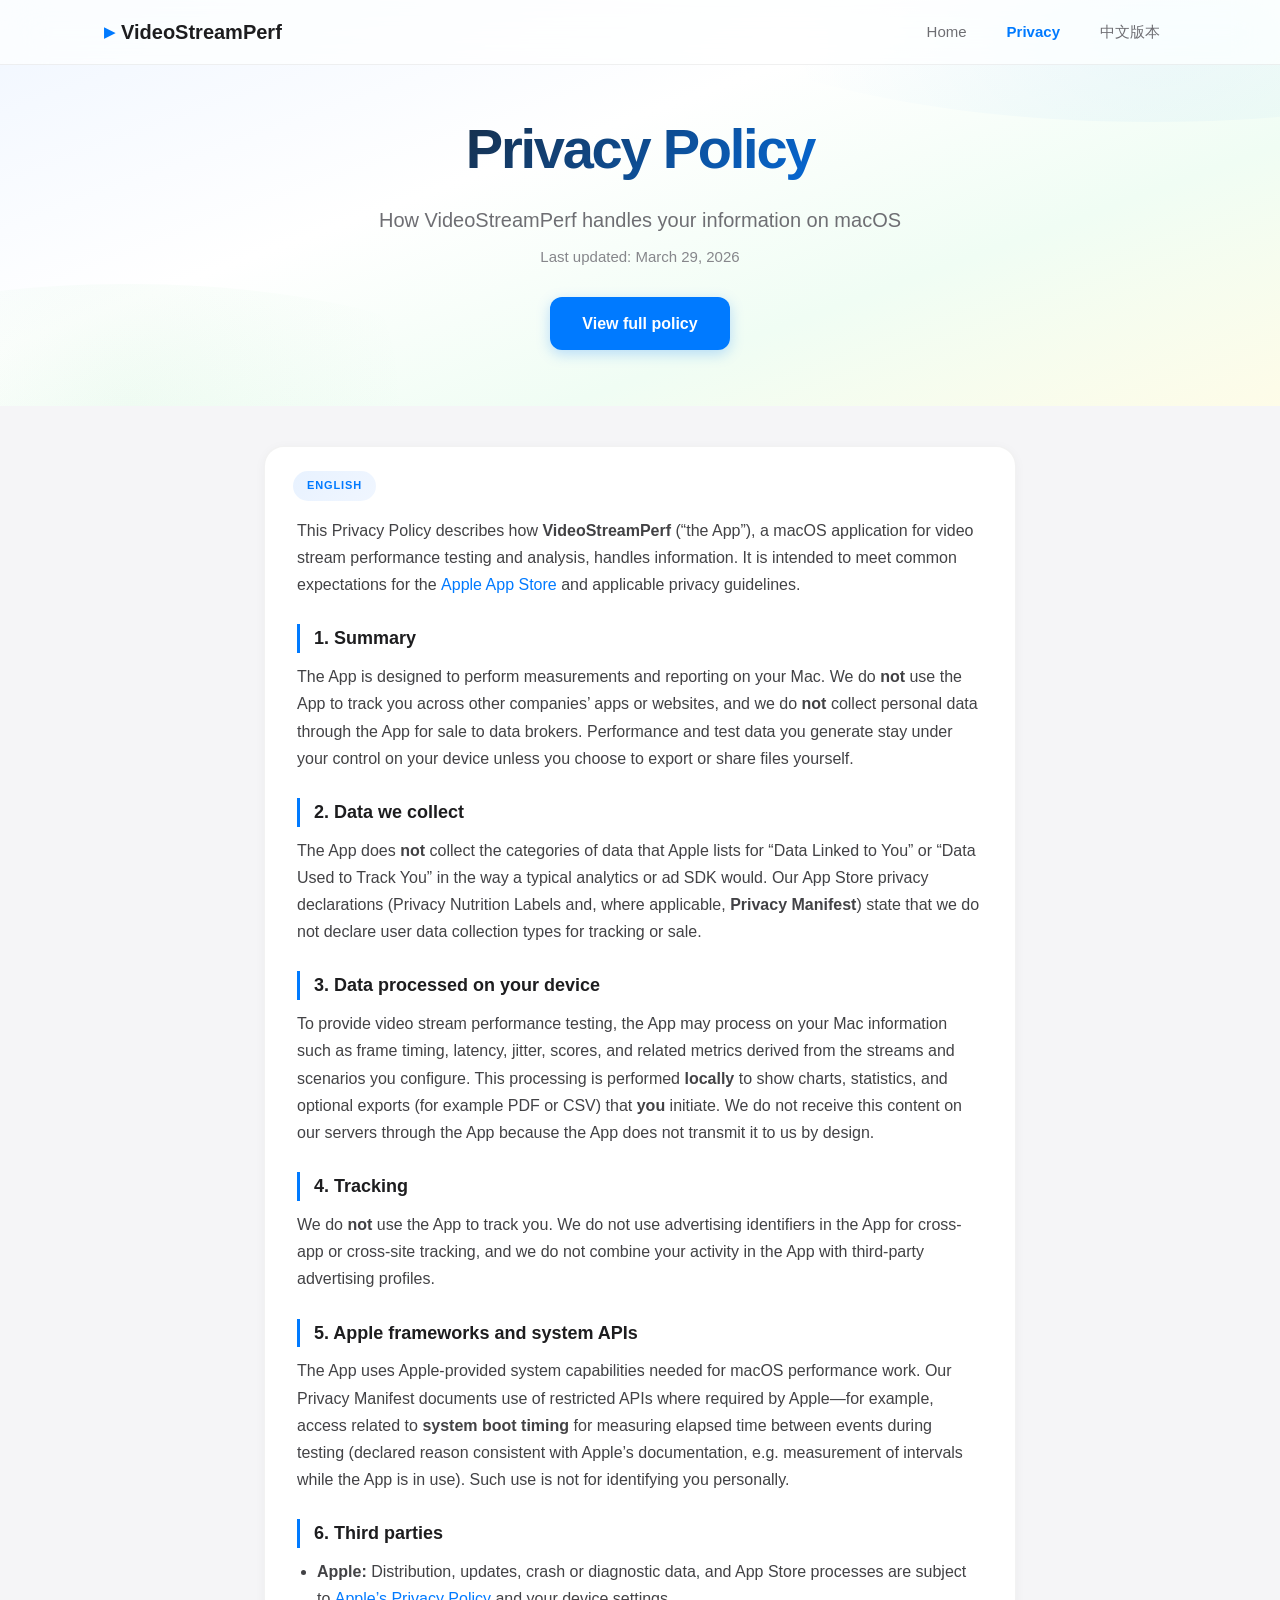
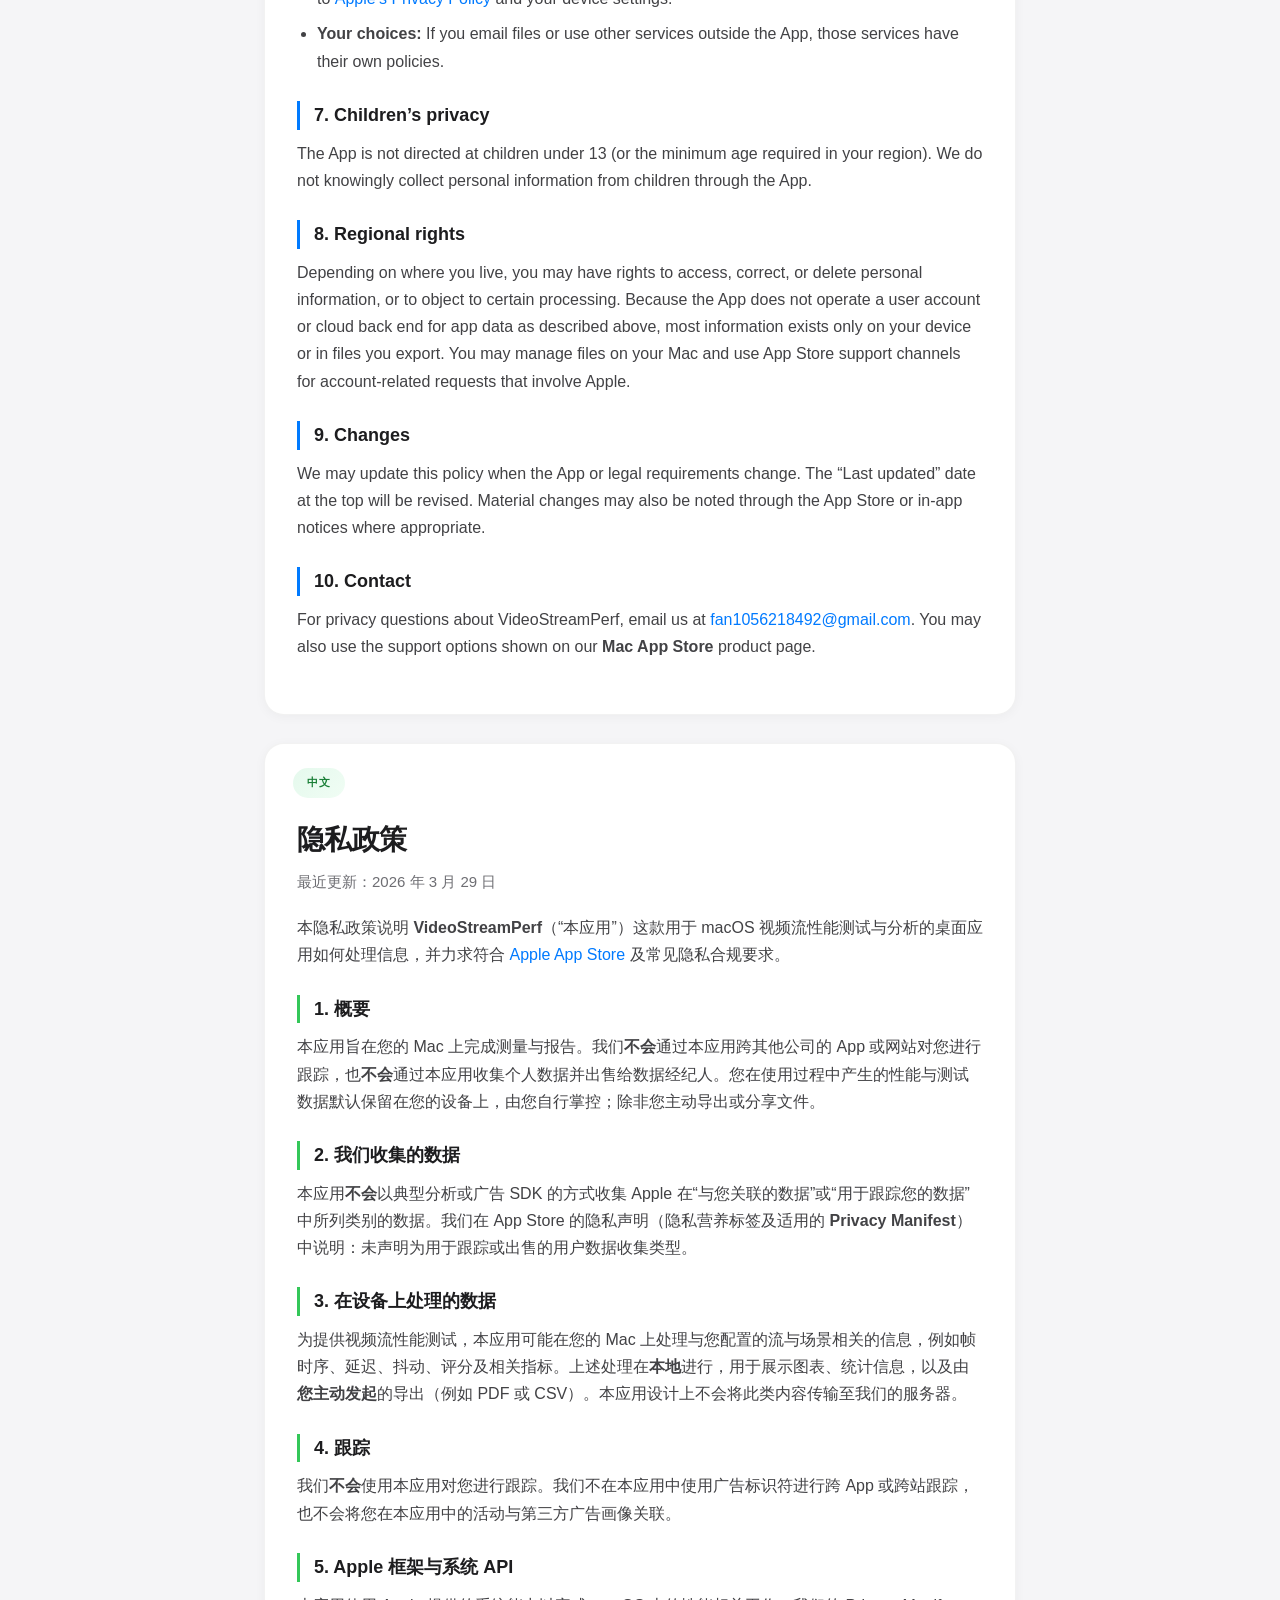
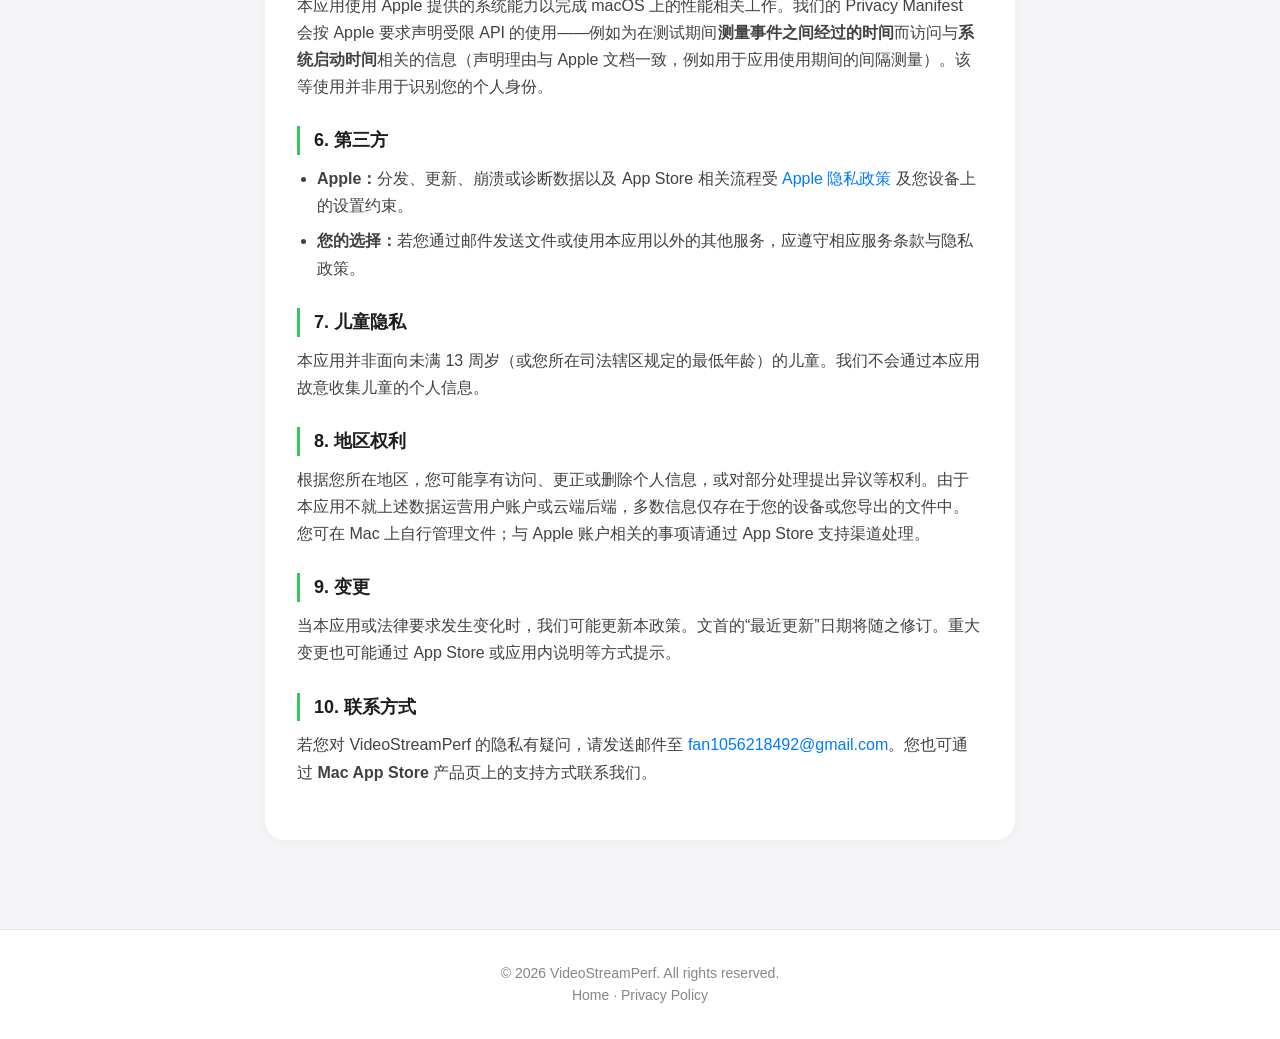
<file: privacy.html>
<!DOCTYPE html>
<html lang="en">
<head>
  <meta charset="UTF-8">
  <meta name="viewport" content="width=device-width, initial-scale=1.0">
  <title>Privacy Policy - VideoStreamPerf</title>
  <meta name="description" content="Privacy Policy for VideoStreamPerf (macOS). English and Chinese. No data collection for tracking; local processing.">
  <link rel="stylesheet" href="styles.css?v=20260332">
</head>
<body class="privacy-page">

  <nav class="navbar" id="navbar">
    <div class="nav-container">
      <a href="index.html" class="nav-brand">
        <span class="brand-icon">&#9654;</span> VideoStreamPerf
      </a>
      <div class="nav-right">
        <button class="nav-toggle" id="navToggle" aria-label="Menu">
          <span></span>
          <span></span>
          <span></span>
        </button>
      </div>
      <ul class="nav-links" id="navLinks">
        <li><a href="index.html">Home</a></li>
        <li><span class="nav-current" aria-current="page">Privacy</span></li>
        <li><a href="#privacy-zh">中文版本</a></li>
      </ul>
    </div>
  </nav>

  <header class="privacy-hero" id="top">
    <div class="hero-bg privacy-hero-gradient" aria-hidden="true"></div>
    <div class="privacy-hero-inner container">
      <h1 class="privacy-hero-title">Privacy Policy</h1>
      <p class="privacy-hero-subtitle">How VideoStreamPerf handles your information on macOS</p>
      <p class="privacy-hero-updated">Last updated: March 29, 2026</p>
      <a href="#privacy-en" class="privacy-hero-cta">View full policy</a>
    </div>
  </header>

  <div class="privacy-body">
    <div class="container privacy-stack">

      <article id="privacy-en" class="privacy-card" lang="en" aria-labelledby="privacy-en-label">
        <div class="privacy-card-head">
          <span id="privacy-en-label" class="privacy-badge">English</span>
        </div>
        <div class="privacy-card-body">

      <p>This Privacy Policy describes how <strong>VideoStreamPerf</strong> (“the App”), a macOS application for video stream performance testing and analysis, handles information. It is intended to meet common expectations for the <a href="https://www.apple.com/legal/privacy/" target="_blank" rel="noopener">Apple App Store</a> and applicable privacy guidelines.</p>

      <h2>1. Summary</h2>
      <p>The App is designed to perform measurements and reporting on your Mac. We do <strong>not</strong> use the App to track you across other companies’ apps or websites, and we do <strong>not</strong> collect personal data through the App for sale to data brokers. Performance and test data you generate stay under your control on your device unless you choose to export or share files yourself.</p>

      <h2>2. Data we collect</h2>
      <p>The App does <strong>not</strong> collect the categories of data that Apple lists for “Data Linked to You” or “Data Used to Track You” in the way a typical analytics or ad SDK would. Our App Store privacy declarations (Privacy Nutrition Labels and, where applicable, <strong>Privacy Manifest</strong>) state that we do not declare user data collection types for tracking or sale.</p>

      <h2>3. Data processed on your device</h2>
      <p>To provide video stream performance testing, the App may process on your Mac information such as frame timing, latency, jitter, scores, and related metrics derived from the streams and scenarios you configure. This processing is performed <strong>locally</strong> to show charts, statistics, and optional exports (for example PDF or CSV) that <strong>you</strong> initiate. We do not receive this content on our servers through the App because the App does not transmit it to us by design.</p>

      <h2>4. Tracking</h2>
      <p>We do <strong>not</strong> use the App to track you. We do not use advertising identifiers in the App for cross-app or cross-site tracking, and we do not combine your activity in the App with third-party advertising profiles.</p>

      <h2>5. Apple frameworks and system APIs</h2>
      <p>The App uses Apple-provided system capabilities needed for macOS performance work. Our Privacy Manifest documents use of restricted APIs where required by Apple—for example, access related to <strong>system boot timing</strong> for measuring elapsed time between events during testing (declared reason consistent with Apple’s documentation, e.g. measurement of intervals while the App is in use). Such use is not for identifying you personally.</p>

      <h2>6. Third parties</h2>
      <ul>
        <li><strong>Apple:</strong> Distribution, updates, crash or diagnostic data, and App Store processes are subject to <a href="https://www.apple.com/legal/privacy/" target="_blank" rel="noopener">Apple’s Privacy Policy</a> and your device settings.</li>
        <li><strong>Your choices:</strong> If you email files or use other services outside the App, those services have their own policies.</li>
      </ul>

      <h2>7. Children’s privacy</h2>
      <p>The App is not directed at children under 13 (or the minimum age required in your region). We do not knowingly collect personal information from children through the App.</p>

      <h2>8. Regional rights</h2>
      <p>Depending on where you live, you may have rights to access, correct, or delete personal information, or to object to certain processing. Because the App does not operate a user account or cloud back end for app data as described above, most information exists only on your device or in files you export. You may manage files on your Mac and use App Store support channels for account-related requests that involve Apple.</p>

      <h2>9. Changes</h2>
      <p>We may update this policy when the App or legal requirements change. The “Last updated” date at the top will be revised. Material changes may also be noted through the App Store or in-app notices where appropriate.</p>

      <h2>10. Contact</h2>
      <p>For privacy questions about VideoStreamPerf, email us at <a href="mailto:fan1056218492@gmail.com">fan1056218492@gmail.com</a>. You may also use the support options shown on our <strong>Mac App Store</strong> product page.</p>
        </div>
      </article>

      <article id="privacy-zh" class="privacy-card privacy-card-zh" lang="zh-CN" aria-labelledby="privacy-zh-label">
        <div class="privacy-card-head">
          <span id="privacy-zh-label" class="privacy-badge privacy-badge-zh">中文</span>
        </div>
        <div class="privacy-card-body">
      <h2 class="privacy-zh-title">隐私政策</h2>
      <p class="privacy-updated">最近更新：2026 年 3 月 29 日</p>

      <p>本隐私政策说明 <strong>VideoStreamPerf</strong>（“本应用”）这款用于 macOS 视频流性能测试与分析的桌面应用如何处理信息，并力求符合 <a href="https://www.apple.com/legal/privacy/" target="_blank" rel="noopener">Apple App Store</a> 及常见隐私合规要求。</p>

      <h2>1. 概要</h2>
      <p>本应用旨在您的 Mac 上完成测量与报告。我们<strong>不会</strong>通过本应用跨其他公司的 App 或网站对您进行跟踪，也<strong>不会</strong>通过本应用收集个人数据并出售给数据经纪人。您在使用过程中产生的性能与测试数据默认保留在您的设备上，由您自行掌控；除非您主动导出或分享文件。</p>

      <h2>2. 我们收集的数据</h2>
      <p>本应用<strong>不会</strong>以典型分析或广告 SDK 的方式收集 Apple 在“与您关联的数据”或“用于跟踪您的数据”中所列类别的数据。我们在 App Store 的隐私声明（隐私营养标签及适用的 <strong>Privacy Manifest</strong>）中说明：未声明为用于跟踪或出售的用户数据收集类型。</p>

      <h2>3. 在设备上处理的数据</h2>
      <p>为提供视频流性能测试，本应用可能在您的 Mac 上处理与您配置的流与场景相关的信息，例如帧时序、延迟、抖动、评分及相关指标。上述处理在<strong>本地</strong>进行，用于展示图表、统计信息，以及由<strong>您主动发起</strong>的导出（例如 PDF 或 CSV）。本应用设计上不会将此类内容传输至我们的服务器。</p>

      <h2>4. 跟踪</h2>
      <p>我们<strong>不会</strong>使用本应用对您进行跟踪。我们不在本应用中使用广告标识符进行跨 App 或跨站跟踪，也不会将您在本应用中的活动与第三方广告画像关联。</p>

      <h2>5. Apple 框架与系统 API</h2>
      <p>本应用使用 Apple 提供的系统能力以完成 macOS 上的性能相关工作。我们的 Privacy Manifest 会按 Apple 要求声明受限 API 的使用——例如为在测试期间<strong>测量事件之间经过的时间</strong>而访问与<strong>系统启动时间</strong>相关的信息（声明理由与 Apple 文档一致，例如用于应用使用期间的间隔测量）。该等使用并非用于识别您的个人身份。</p>

      <h2>6. 第三方</h2>
      <ul>
        <li><strong>Apple：</strong>分发、更新、崩溃或诊断数据以及 App Store 相关流程受 <a href="https://www.apple.com/legal/privacy/" target="_blank" rel="noopener">Apple 隐私政策</a> 及您设备上的设置约束。</li>
        <li><strong>您的选择：</strong>若您通过邮件发送文件或使用本应用以外的其他服务，应遵守相应服务条款与隐私政策。</li>
      </ul>

      <h2>7. 儿童隐私</h2>
      <p>本应用并非面向未满 13 周岁（或您所在司法辖区规定的最低年龄）的儿童。我们不会通过本应用故意收集儿童的个人信息。</p>

      <h2>8. 地区权利</h2>
      <p>根据您所在地区，您可能享有访问、更正或删除个人信息，或对部分处理提出异议等权利。由于本应用不就上述数据运营用户账户或云端后端，多数信息仅存在于您的设备或您导出的文件中。您可在 Mac 上自行管理文件；与 Apple 账户相关的事项请通过 App Store 支持渠道处理。</p>

      <h2>9. 变更</h2>
      <p>当本应用或法律要求发生变化时，我们可能更新本政策。文首的“最近更新”日期将随之修订。重大变更也可能通过 App Store 或应用内说明等方式提示。</p>

      <h2>10. 联系方式</h2>
      <p>若您对 VideoStreamPerf 的隐私有疑问，请发送邮件至 <a href="mailto:fan1056218492@gmail.com">fan1056218492@gmail.com</a>。您也可通过 <strong>Mac App Store</strong> 产品页上的支持方式联系我们。</p>
        </div>
      </article>

    </div>
  </div>

  <footer class="footer">
    <div class="container">
      <p class="footer-line">&copy; 2026 VideoStreamPerf. All rights reserved.</p>
      <p class="footer-legal"><a href="index.html">Home</a> · <a href="privacy.html">Privacy Policy</a></p>
    </div>
  </footer>

  <script src="privacy.js?v=20260330"></script>
</body>
</html>
</file>
<file: styles.css>
/* ========================================
   VideoStreamPerf - 清新简洁宣传网页样式
   ======================================== */

/* ---------- Reset & Base ---------- */
*,
*::before,
*::after {
  margin: 0;
  padding: 0;
  box-sizing: border-box;
}

html {
  scroll-behavior: smooth;
  scroll-padding-top: 72px;
}

body {
  font-family: -apple-system, BlinkMacSystemFont, "SF Pro Display", "SF Pro Text",
    "Helvetica Neue", Arial, sans-serif;
  color: #1d1d1f;
  background: #ffffff;
  line-height: 1.6;
  -webkit-font-smoothing: antialiased;
  -moz-osx-font-smoothing: grayscale;
}

a {
  text-decoration: none;
  color: inherit;
}

img {
  max-width: 100%;
  height: auto;
  display: block;
}

/* ---------- Utility ---------- */
.container {
  max-width: 1120px;
  margin: 0 auto;
  padding: 0 24px;
}

.section {
  padding: 100px 0;
}

.section-title {
  font-size: 2.25rem;
  font-weight: 700;
  text-align: center;
  margin-bottom: 12px;
  letter-spacing: -0.02em;
  color: #1d1d1f;
}

.section-desc {
  font-size: 1.125rem;
  text-align: center;
  color: #6e6e73;
  margin-bottom: 56px;
  max-width: 560px;
  margin-left: auto;
  margin-right: auto;
}

/* ---------- Buttons ---------- */
.btn {
  display: inline-flex;
  align-items: center;
  gap: 10px;
  padding: 14px 32px;
  border-radius: 12px;
  font-size: 1rem;
  font-weight: 600;
  transition: all 0.3s ease;
  cursor: pointer;
  border: none;
}

.btn-primary {
  background: #007aff;
  color: #ffffff;
  box-shadow: 0 4px 14px rgba(0, 122, 255, 0.25);
}

.btn-primary:hover {
  background: #0066d6;
  box-shadow: 0 6px 20px rgba(0, 122, 255, 0.35);
  transform: translateY(-1px);
}

.btn-secondary {
  background: #f5f5f7;
  color: #1d1d1f;
  box-shadow: 0 2px 8px rgba(0, 0, 0, 0.06);
}

.btn-secondary:hover {
  background: #e8e8ed;
  transform: translateY(-1px);
}

.btn-lg {
  padding: 18px 40px;
  font-size: 1.125rem;
  border-radius: 14px;
}

.apple-icon {
  flex-shrink: 0;
}

/* ---------- Navbar ---------- */
.navbar {
  position: fixed;
  top: 0;
  left: 0;
  right: 0;
  z-index: 1000;
  background: rgba(255, 255, 255, 0.72);
  backdrop-filter: saturate(180%) blur(20px);
  -webkit-backdrop-filter: saturate(180%) blur(20px);
  border-bottom: 1px solid rgba(0, 0, 0, 0.06);
  transition: background 0.3s ease;
}

.navbar.scrolled {
  background: rgba(255, 255, 255, 0.92);
  box-shadow: 0 1px 12px rgba(0, 0, 0, 0.06);
}

.nav-container {
  max-width: 1120px;
  margin: 0 auto;
  padding: 0 24px;
  display: flex;
  align-items: center;
  justify-content: space-between;
  height: 64px;
}

.nav-brand {
  font-size: 1.25rem;
  font-weight: 700;
  color: #1d1d1f;
  display: flex;
  align-items: center;
  gap: 6px;
}

.brand-icon {
  color: #007aff;
  font-size: 0.875rem;
}

.nav-links {
  list-style: none;
  display: flex;
  align-items: center;
  gap: 8px;
}

.nav-links a {
  padding: 8px 16px;
  font-size: 0.9375rem;
  font-weight: 500;
  color: #6e6e73;
  border-radius: 8px;
  transition: all 0.2s ease;
}

.nav-links a:hover {
  color: #1d1d1f;
  background: rgba(0, 0, 0, 0.04);
}

.nav-links a.active {
  color: #007aff;
}

.nav-cta {
  background: #007aff !important;
  color: #ffffff !important;
  border-radius: 20px !important;
  padding: 8px 20px !important;
}

.nav-cta:hover {
  background: #0066d6 !important;
}

.nav-privacy {
  background: rgba(0, 0, 0, 0.04) !important;
  border: 1px solid rgba(0, 0, 0, 0.08) !important;
  border-radius: 20px !important;
  padding: 8px 18px !important;
  color: #424245 !important;
}

.nav-privacy:hover {
  background: rgba(0, 0, 0, 0.08) !important;
  color: #1d1d1f !important;
}

/* Nav right area */
.nav-right {
  display: flex;
  align-items: center;
  gap: 12px;
}

/* Language toggle */
.lang-toggle {
  display: flex;
  align-items: center;
  gap: 6px;
  background: rgba(0, 0, 0, 0.04);
  border: 1px solid rgba(0, 0, 0, 0.06);
  border-radius: 20px;
  padding: 6px 14px;
  cursor: pointer;
  font-size: 0.8125rem;
  font-weight: 500;
  color: #6e6e73;
  transition: all 0.2s ease;
  font-family: inherit;
  white-space: nowrap;
}

.lang-toggle:hover {
  background: rgba(0, 0, 0, 0.08);
  color: #1d1d1f;
}

.lang-label {
  line-height: 1;
}

/* Mobile toggle */
.nav-toggle {
  display: none;
  flex-direction: column;
  gap: 5px;
  background: none;
  border: none;
  cursor: pointer;
  padding: 4px;
}

.nav-toggle span {
  display: block;
  width: 22px;
  height: 2px;
  background: #1d1d1f;
  border-radius: 2px;
  transition: all 0.3s ease;
}

/* ---------- Hero ---------- */
.hero {
  position: relative;
  min-height: 100vh;
  display: flex;
  align-items: center;
  justify-content: center;
  text-align: center;
  overflow: hidden;
  padding-top: 64px;
}

.hero-bg {
  position: absolute;
  inset: 0;
  z-index: -1;
  background: linear-gradient(160deg, #f0f6ff 0%, #ffffff 40%, #f0fdf4 70%, #fefce8 100%);
}

.hero-bg::before {
  content: '';
  position: absolute;
  top: -50%;
  right: -30%;
  width: 80%;
  height: 80%;
  border-radius: 50%;
  background: radial-gradient(circle, rgba(0, 122, 255, 0.06) 0%, transparent 70%);
}

.hero-bg::after {
  content: '';
  position: absolute;
  bottom: -30%;
  left: -20%;
  width: 60%;
  height: 60%;
  border-radius: 50%;
  background: radial-gradient(circle, rgba(52, 199, 89, 0.05) 0%, transparent 70%);
}

.hero-content {
  position: relative;
  z-index: 1;
  padding: 0 24px;
}

.hero-title {
  font-size: 4.5rem;
  font-weight: 800;
  letter-spacing: -0.04em;
  margin-bottom: 16px;
  background: linear-gradient(135deg, #1d1d1f 0%, #007aff 100%);
  -webkit-background-clip: text;
  -webkit-text-fill-color: transparent;
  background-clip: text;
}

.hero-subtitle {
  font-size: 1.5rem;
  font-weight: 500;
  color: #6e6e73;
  margin-bottom: 20px;
}

.hero-desc {
  font-size: 1.125rem;
  color: #86868b;
  line-height: 1.75;
  margin-bottom: 40px;
}

/* ---------- Features ---------- */
.features {
  background: #f5f5f7;
}

.features-grid {
  display: grid;
  grid-template-columns: repeat(4, 1fr);
  gap: 24px;
}

.feature-card {
  background: #ffffff;
  border-radius: 20px;
  padding: 36px 28px;
  text-align: center;
  transition: all 0.3s ease;
  box-shadow: 0 2px 12px rgba(0, 0, 0, 0.04);
}

.feature-card:hover {
  transform: translateY(-4px);
  box-shadow: 0 8px 30px rgba(0, 0, 0, 0.08);
}

.feature-icon {
  width: 64px;
  height: 64px;
  margin: 0 auto 20px;
  display: flex;
  align-items: center;
  justify-content: center;
  border-radius: 16px;
  background: linear-gradient(135deg, #e8f2ff 0%, #f0f6ff 100%);
  color: #007aff;
}

.feature-card:nth-child(2) .feature-icon {
  background: linear-gradient(135deg, #e5f9ed 0%, #f0fdf4 100%);
  color: #34c759;
}

.feature-card:nth-child(3) .feature-icon {
  background: linear-gradient(135deg, #fff4e5 0%, #fffbf0 100%);
  color: #ff9500;
}

.feature-card:nth-child(4) .feature-icon {
  background: linear-gradient(135deg, #fce5f0 0%, #fef0f6 100%);
  color: #ff2d55;
}

.feature-card h3 {
  font-size: 1.125rem;
  font-weight: 650;
  margin-bottom: 10px;
  color: #1d1d1f;
}

.feature-card p {
  font-size: 0.9375rem;
  color: #6e6e73;
  line-height: 1.6;
}

/* ---------- Screenshots ---------- */
.screenshots-gallery {
  display: grid;
  grid-template-columns: repeat(3, 1fr);
  gap: 20px;
}

.screenshot-item {
  position: relative;
  border-radius: 16px;
  overflow: hidden;
  cursor: pointer;
  background: #f5f5f7;
  box-shadow: 0 2px 12px rgba(0, 0, 0, 0.06);
  transition: all 0.3s ease;
}

.screenshot-item:hover {
  transform: translateY(-4px);
  box-shadow: 0 12px 32px rgba(0, 0, 0, 0.1);
}

.screenshot-item img {
  width: 100%;
  height: auto;
  display: block;
  transition: transform 0.3s ease;
}

.screenshot-item:hover img {
  transform: scale(1.02);
}

.screenshot-label {
  position: absolute;
  bottom: 0;
  left: 0;
  right: 0;
  padding: 24px 16px 14px;
  background: linear-gradient(to top, rgba(0, 0, 0, 0.5), transparent);
  color: #ffffff;
  font-size: 0.875rem;
  font-weight: 500;
}

/* Span first 2 items larger */
.screenshots-gallery .screenshot-item:nth-child(1) {
  grid-column: span 2;
}

/* ---------- Video ---------- */
.video-section {
  background: #f5f5f7;
}

.video-wrapper {
  max-width: 900px;
  margin: 0 auto;
  border-radius: 20px;
  overflow: hidden;
  box-shadow: 0 8px 40px rgba(0, 0, 0, 0.1);
  background: #000;
}

.video-wrapper video {
  width: 100%;
  display: block;
}

/* ---------- Report ---------- */
.report-wrapper {
  max-width: 900px;
  margin: 0 auto 32px;
  border-radius: 16px;
  overflow: hidden;
  box-shadow: 0 4px 24px rgba(0, 0, 0, 0.08);
  background: #f5f5f7;
}

.report-wrapper iframe {
  width: 100%;
  height: 600px;
  border: none;
}

.report-actions {
  text-align: center;
}

/* ---------- Download CTA ---------- */
.download-section {
  background: linear-gradient(160deg, #f0f6ff 0%, #ffffff 50%, #f0fdf4 100%);
}

.download-content {
  text-align: center;
  max-width: 560px;
  margin: 0 auto;
}

.download-content h2 {
  font-size: 2.5rem;
  font-weight: 700;
  margin-bottom: 16px;
  letter-spacing: -0.02em;
}

.download-content p {
  font-size: 1.125rem;
  color: #6e6e73;
  margin-bottom: 36px;
}

/* ---------- Footer ---------- */
.footer {
  padding: 32px 0;
  text-align: center;
  color: #86868b;
  font-size: 0.875rem;
  border-top: 1px solid #e8e8ed;
}

.footer-line {
  margin-bottom: 0;
}

/* ---------- Lightbox ---------- */
.lightbox {
  display: none;
  position: fixed;
  inset: 0;
  z-index: 2000;
  background: rgba(0, 0, 0, 0.85);
  backdrop-filter: blur(8px);
  -webkit-backdrop-filter: blur(8px);
  align-items: center;
  justify-content: center;
}

.lightbox.active {
  display: flex;
}

.lightbox-content {
  max-width: 90vw;
  max-height: 90vh;
}

.lightbox-content img {
  max-width: 90vw;
  max-height: 85vh;
  object-fit: contain;
  border-radius: 12px;
  box-shadow: 0 16px 64px rgba(0, 0, 0, 0.3);
}

.lightbox-close {
  position: absolute;
  top: 20px;
  right: 24px;
  background: none;
  border: none;
  color: #ffffff;
  font-size: 2.5rem;
  cursor: pointer;
  opacity: 0.8;
  transition: opacity 0.2s ease;
  line-height: 1;
  z-index: 10;
}

.lightbox-close:hover {
  opacity: 1;
}

.lightbox-prev,
.lightbox-next {
  position: absolute;
  top: 50%;
  transform: translateY(-50%);
  background: rgba(255, 255, 255, 0.15);
  border: none;
  color: #ffffff;
  font-size: 1.5rem;
  cursor: pointer;
  width: 48px;
  height: 48px;
  border-radius: 50%;
  display: flex;
  align-items: center;
  justify-content: center;
  transition: background 0.2s ease;
  z-index: 10;
}

.lightbox-prev:hover,
.lightbox-next:hover {
  background: rgba(255, 255, 255, 0.3);
}

.lightbox-prev {
  left: 20px;
}

.lightbox-next {
  right: 20px;
}

/* ---------- Fade-in Animation ---------- */
.fade-in {
  opacity: 0;
  transform: translateY(24px);
  transition: opacity 0.6s ease, transform 0.6s ease;
}

.fade-in.visible {
  opacity: 1;
  transform: translateY(0);
}

/* ---------- Responsive ---------- */
@media (max-width: 1024px) {
  .features-grid {
    grid-template-columns: repeat(2, 1fr);
  }
}

@media (max-width: 768px) {
  .section {
    padding: 72px 0;
  }

  .section-title {
    font-size: 1.75rem;
  }

  .section-desc {
    font-size: 1rem;
    margin-bottom: 40px;
  }

  /* Navbar mobile */
  .nav-toggle {
    display: flex;
  }

  .nav-links {
    display: none;
    position: absolute;
    top: 64px;
    left: 0;
    right: 0;
    background: rgba(255, 255, 255, 0.96);
    backdrop-filter: saturate(180%) blur(20px);
    -webkit-backdrop-filter: saturate(180%) blur(20px);
    flex-direction: column;
    padding: 16px 24px;
    gap: 4px;
    border-bottom: 1px solid rgba(0, 0, 0, 0.06);
    box-shadow: 0 8px 24px rgba(0, 0, 0, 0.08);
  }

  .nav-links.open {
    display: flex;
  }

  .nav-links a {
    padding: 12px 16px;
    width: 100%;
  }

  .nav-cta {
    text-align: center;
    border-radius: 12px !important;
    margin-top: 8px;
  }

  /* Hero mobile */
  .hero-title {
    font-size: 2.75rem;
  }

  .hero-subtitle {
    font-size: 1.25rem;
  }

  .hero-desc {
    font-size: 1rem;
  }

  /* Features mobile */
  .features-grid {
    grid-template-columns: 1fr;
    gap: 16px;
  }

  /* Screenshots mobile */
  .screenshots-gallery {
    grid-template-columns: 1fr;
  }

  .screenshots-gallery .screenshot-item:nth-child(1) {
    grid-column: span 1;
  }

  /* Video mobile */
  .video-wrapper {
    border-radius: 12px;
  }

  /* Report mobile */
  .report-wrapper iframe {
    height: 400px;
  }

  /* Download mobile */
  .download-content h2 {
    font-size: 2rem;
  }

  /* Lightbox mobile */
  .lightbox-prev {
    left: 8px;
  }

  .lightbox-next {
    right: 8px;
  }
}

@media (max-width: 480px) {
  .hero-title {
    font-size: 2.25rem;
  }

  .btn {
    padding: 12px 24px;
    font-size: 0.9375rem;
  }

  .btn-lg {
    padding: 14px 32px;
    font-size: 1rem;
  }
}

/* ---------- Privacy policy page (aligned with landing) ---------- */
body.privacy-page {
  padding-top: 0;
}

.privacy-page .nav-current {
  padding: 8px 16px;
  font-size: 0.9375rem;
  font-weight: 600;
  color: #007aff;
}

.privacy-hero {
  position: relative;
  text-align: center;
  padding: 104px 24px 56px;
  overflow: hidden;
}

.privacy-hero-inner {
  position: relative;
  z-index: 1;
  max-width: 640px;
  margin: 0 auto;
}

.privacy-hero-title {
  font-size: clamp(2.25rem, 5.5vw, 3.5rem);
  font-weight: 800;
  letter-spacing: -0.04em;
  margin-bottom: 12px;
  background: linear-gradient(135deg, #1d1d1f 0%, #007aff 100%);
  -webkit-background-clip: text;
  -webkit-text-fill-color: transparent;
  background-clip: text;
}

.privacy-hero-subtitle {
  font-size: 1.25rem;
  font-weight: 500;
  color: #6e6e73;
  margin-bottom: 10px;
  line-height: 1.45;
}

.privacy-hero-updated {
  font-size: 0.9375rem;
  color: #86868b;
  margin-bottom: 28px;
}

.privacy-hero-cta {
  display: inline-flex;
  align-items: center;
  justify-content: center;
  padding: 14px 32px;
  border-radius: 12px;
  font-size: 1rem;
  font-weight: 600;
  color: #ffffff;
  background: #007aff;
  box-shadow: 0 4px 14px rgba(0, 122, 255, 0.25);
  transition: all 0.3s ease;
}

.privacy-hero-cta:hover {
  background: #0066d6;
  box-shadow: 0 6px 20px rgba(0, 122, 255, 0.35);
  transform: translateY(-1px);
}

.privacy-body {
  background: #f5f5f7;
  padding: 40px 0 88px;
}

.privacy-stack {
  max-width: 800px;
  margin: 0 auto;
  display: flex;
  flex-direction: column;
  gap: 28px;
}

.privacy-card {
  scroll-margin-top: 88px;
  background: #ffffff;
  border-radius: 20px;
  box-shadow: 0 2px 12px rgba(0, 0, 0, 0.04);
  border: 1px solid rgba(0, 0, 0, 0.05);
  overflow: hidden;
  transition: box-shadow 0.3s ease;
}

.privacy-card:hover {
  box-shadow: 0 8px 30px rgba(0, 0, 0, 0.08);
}

.privacy-card-head {
  padding: 24px 28px 0;
}

.privacy-badge {
  display: inline-flex;
  align-items: center;
  padding: 6px 14px;
  font-size: 0.6875rem;
  font-weight: 700;
  letter-spacing: 0.08em;
  text-transform: uppercase;
  color: #007aff;
  background: linear-gradient(135deg, #e8f2ff 0%, #f0f6ff 100%);
  border-radius: 100px;
}

.privacy-badge-zh {
  color: #1a7f37;
  background: linear-gradient(135deg, #e5f9ed 0%, #f0fdf4 100%);
}

.privacy-card-body {
  padding: 12px 32px 40px;
}

.privacy-card-body > p:first-of-type {
  margin-top: 4px;
}

.privacy-zh-title {
  font-size: 1.75rem;
  font-weight: 700;
  letter-spacing: -0.02em;
  color: #1d1d1f;
  margin: 8px 0 6px;
  padding: 0;
  border: none;
}

.privacy-card-body .privacy-updated {
  font-size: 0.9375rem;
  color: #6e6e73;
  margin-bottom: 20px;
}

.privacy-card-body h2:not(.privacy-zh-title) {
  font-size: 1.125rem;
  font-weight: 650;
  margin: 26px 0 10px;
  color: #1d1d1f;
  padding-left: 14px;
  border-left: 3px solid #007aff;
}

.privacy-card-zh .privacy-card-body h2:not(.privacy-zh-title) {
  border-left-color: #34c759;
}

.privacy-card-body p,
.privacy-card-body li {
  font-size: 1rem;
  color: #424245;
  line-height: 1.7;
}

.privacy-card-body p {
  margin-bottom: 14px;
}

.privacy-card-body ul {
  margin: 0 0 14px 1.25rem;
}

.privacy-card-body li {
  margin-bottom: 8px;
}

.privacy-card-body a {
  color: #007aff;
  font-weight: 500;
  text-decoration: none;
}

.privacy-card-body a:hover {
  color: #0066d6;
  text-decoration: underline;
}

@media (max-width: 768px) {
  .privacy-hero {
    padding: 88px 20px 44px;
  }

  .privacy-hero-subtitle {
    font-size: 1.0625rem;
  }

  .privacy-body {
    padding: 28px 0 72px;
  }

  .privacy-card-head {
    padding: 20px 20px 0;
  }

  .privacy-card-body {
    padding: 10px 20px 32px;
  }

  .privacy-zh-title {
    font-size: 1.5rem;
  }
}
</file>
